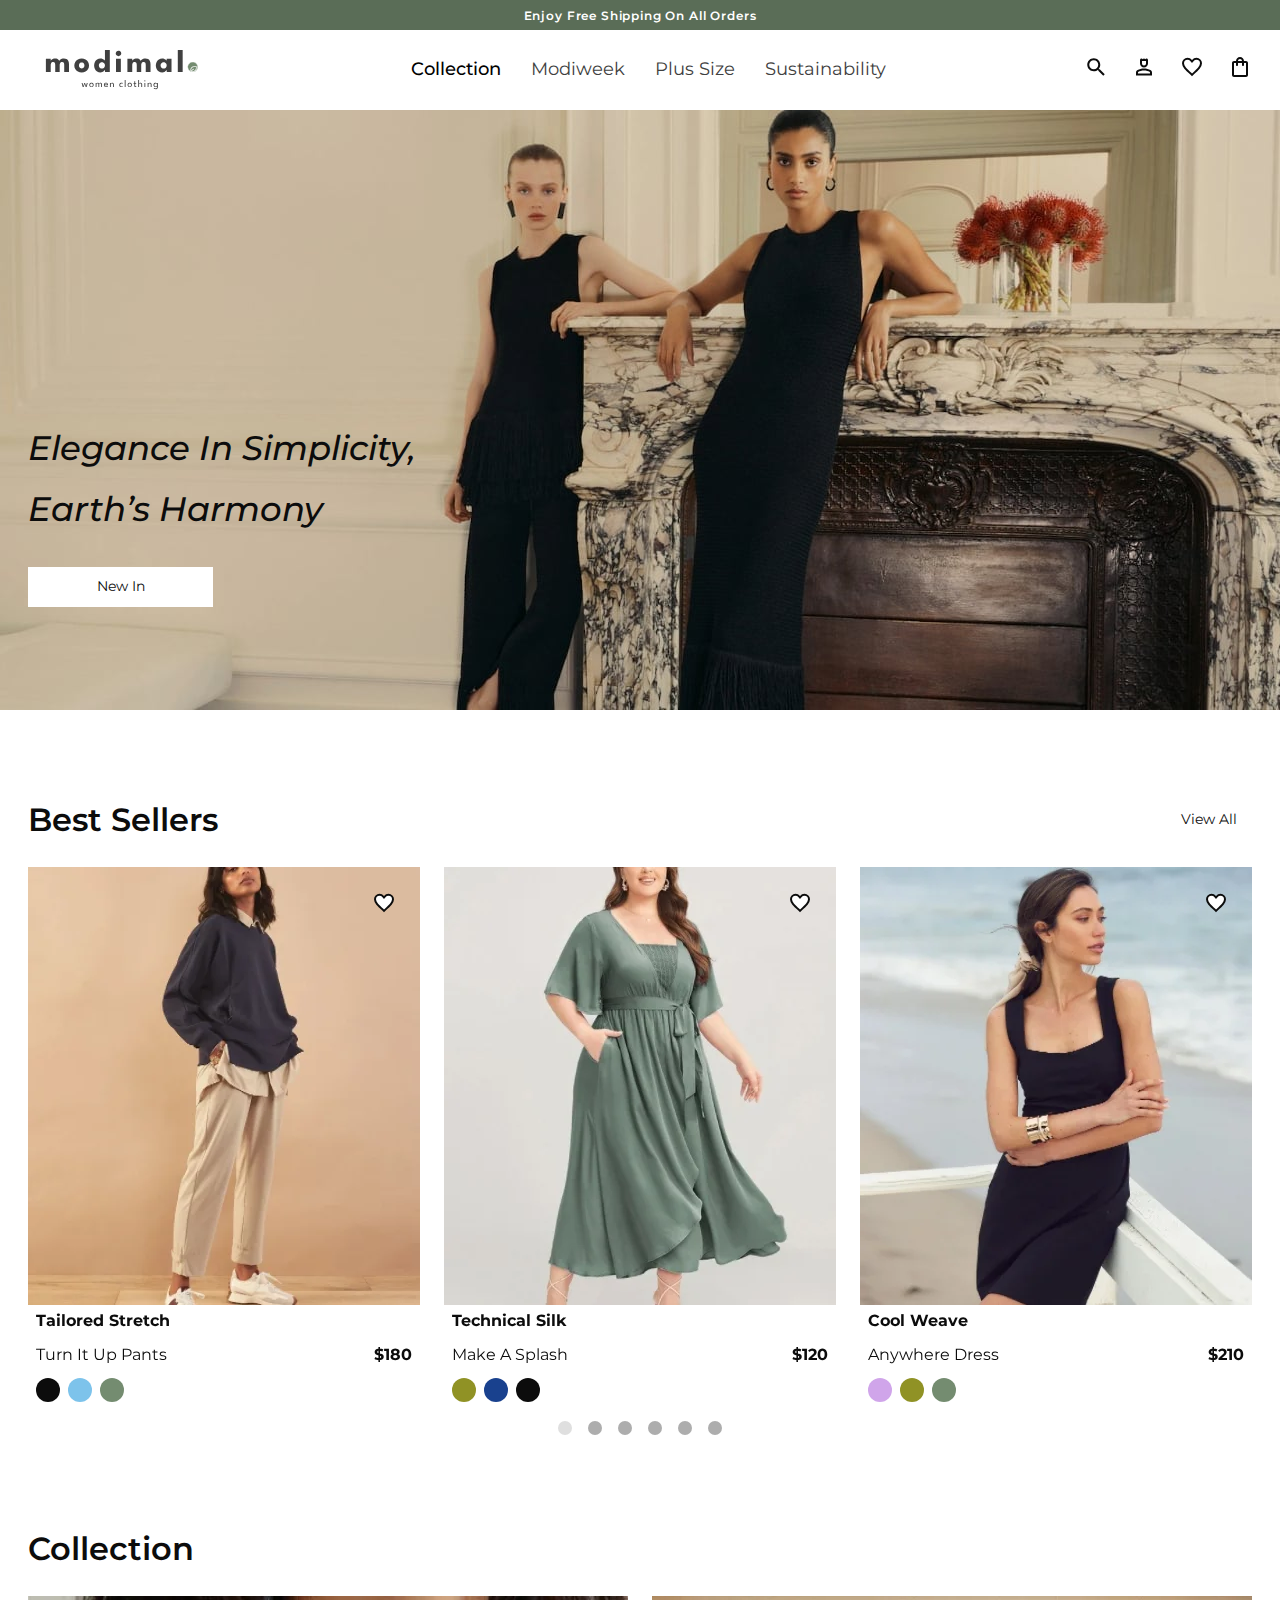
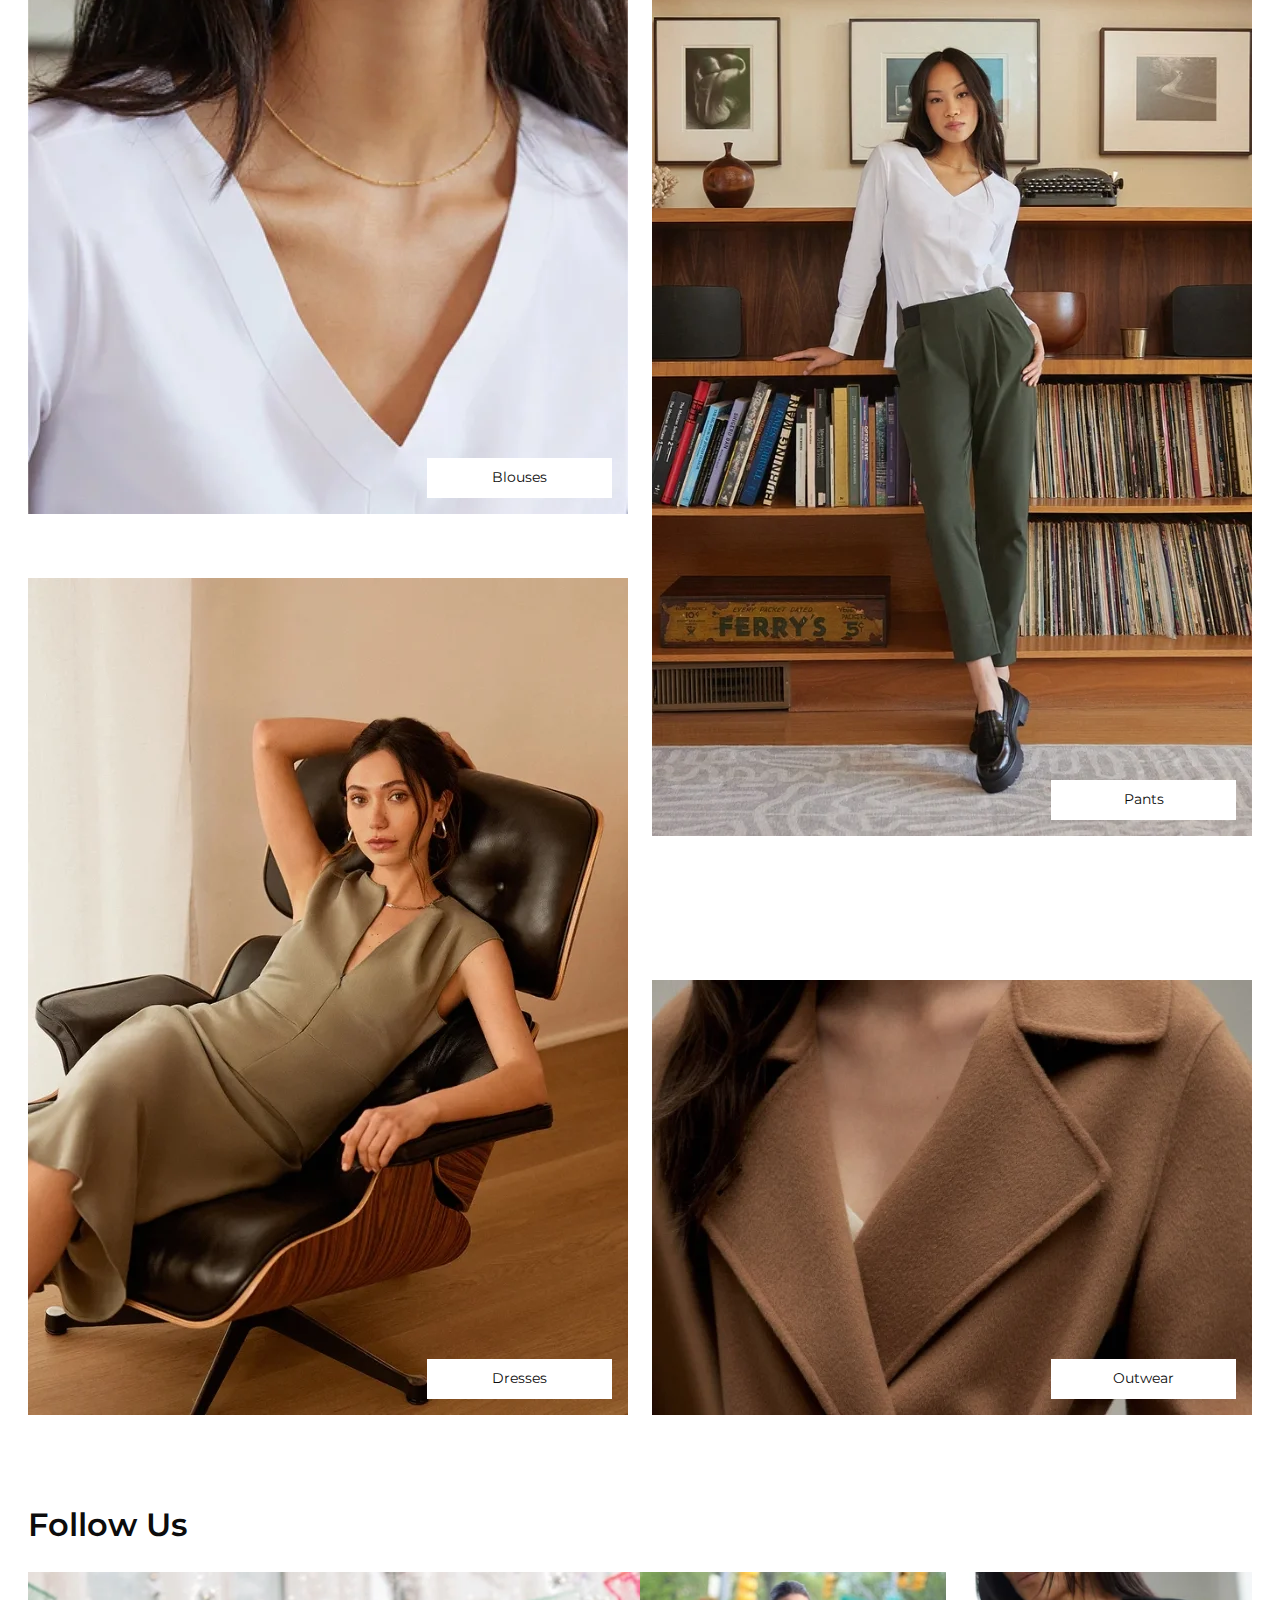
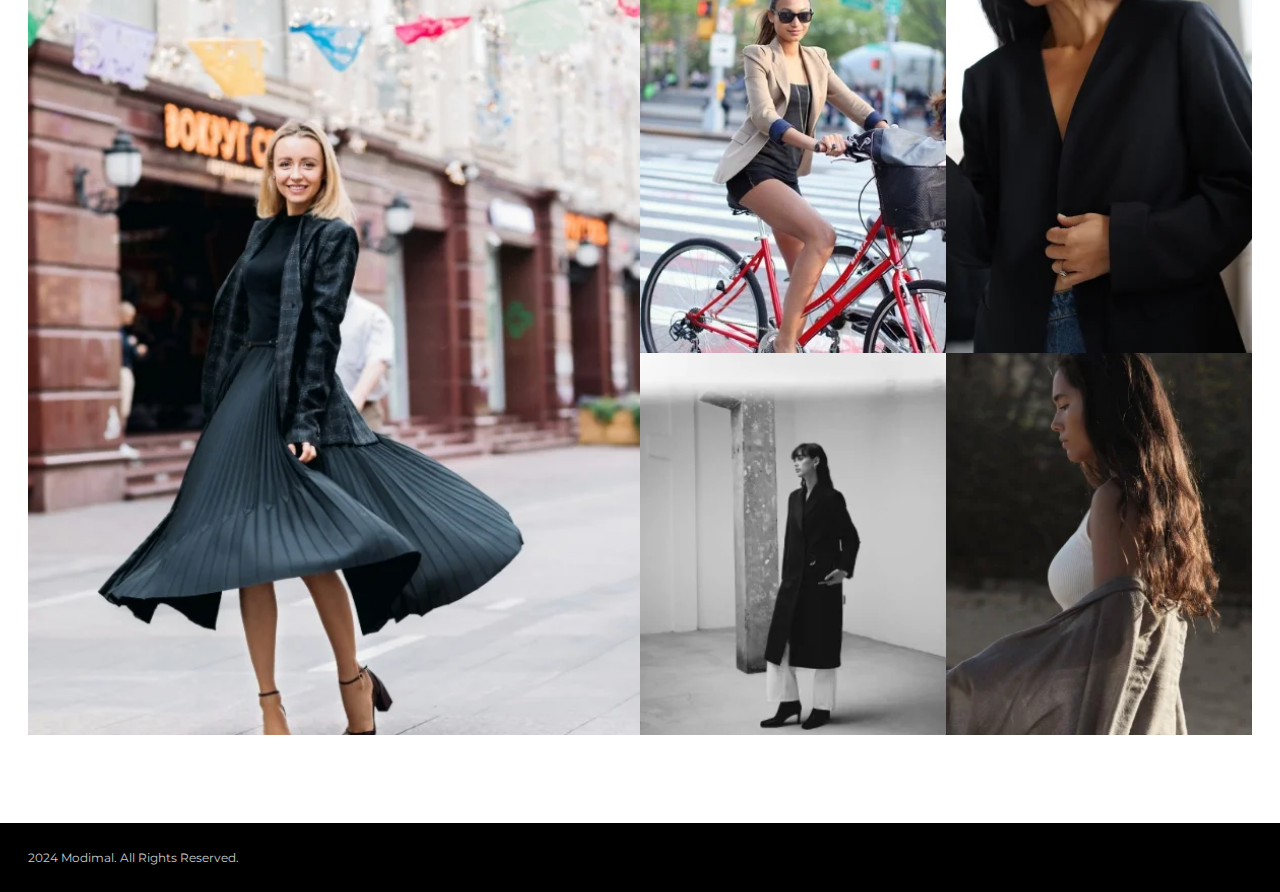
<file: docs/index.html>
<!DOCTYPE html><html lang="en"><head><meta charset="UTF-8"/><meta http-equiv="X-UA-Compatible" content="IE=edge"/><meta name="viewport" content="width=device-width, initial-scale=1.0"/><title>Modymol | ВебКадеми</title><link rel="stylesheet" href="./css/main.css"/><link rel="icon" type="image/x-icon" href="./img/favicons/favicon.svg"><link rel="apple-touch-icon" sizes="180x180" href="./img/favicons/apple-touch-icon.png"></head><body><section class="top-info"><div class="container"><p>Enjoy Free Shipping On&#160;All Orders</p></div></section><header class="header"><div class="container"><div class="header__row"><div class="header__logo"> <a href="#!" class="logo"><img src="./img/logo/logo.svg" alt="Modymol"></a></div><nav class="header__nav nav"><ul class="nav__list"><li><a href="#!" class="active">Collection</a></li><li><a href="#!">Modiweek</a></li><li><a href="#!">Plus Size</a></li><li><a href="#!">Sustainability</a></li></ul></nav><div class="header__account header__account--first"><ul class="account"><li class="account__menu"> <button class="mobile-nav-btn"><div class="nav-icon"></div></button></li><li class="account__search"> <a href="#!"><svg class="icon icon--search"><use href="./img/svgsprite/sprite.symbol.svg#search"></use></svg></a></li><li class="account__person"> <a href="#!"><svg class="icon icon--person"><use href="./img/svgsprite/sprite.symbol.svg#person"></use></svg></a></li></ul></div><div class="header__account"><ul class="account"><li><a href="#!"><svg class="icon icon--favorite"><use href="./img/svgsprite/sprite.symbol.svg#favorite"></use></svg></a></li><li><a href="#!"><svg class="icon icon--bag"><use href="./img/svgsprite/sprite.symbol.svg#bag"></use></svg></a></li></ul></div><div class="header__nav-btn"> <button class="mobile-nav-btn"><div class="nav-icon"></div></button></div></div></div></header><div class="mobile-nav"><div class="mobile-nav__links"><ul class="mobile-links"><li class="mobile-links__parent"> <button class="mobile-links__parent-btn"> <span class="mobile-links__parent-title">collection</span><svg class="mobile-links__parent-btn__icon icon icon--arrow-down"><use href="./img/svgsprite/sprite.symbol.svg#arrow-down"></use></svg></button><div class="mobile-sub"><ul class="mobile-sub-list"><li class="mobile-sub-list__item"><a href="#!" class="mobile-sub-list__link">shop all</a></li><li class="mobile-sub-list__item"><a href="#!" class="mobile-sub-list__link">tops & blouses</a></li><li class="mobile-sub-list__item"><a href="#!" class="mobile-sub-list__link">tees</a></li><li class="mobile-sub-list__item"><a href="#!" class="mobile-sub-list__link">pants</a></li><li class="mobile-sub-list__item"><a href="#!" class="mobile-sub-list__link">jackets & outwears</a></li><li class="mobile-sub-list__item"><a href="#!" class="mobile-sub-list__link">pullovers</a></li><li class="mobile-sub-list__item"><a href="#!" class="mobile-sub-list__link">dresses & jumpsuits</a></li><li class="mobile-sub-list__item"><a href="#!" class="mobile-sub-list__link">short & skirts</a></li></ul></div></li><li class="mobile-links__parent"> <button class="mobile-links__parent-btn"> <span class="mobile-links__parent-title">new in</span><svg class="mobile-links__parent-btn__icon icon icon--arrow-down"><use href="./img/svgsprite/sprite.symbol.svg#arrow-down"></use></svg></button><div class="mobile-sub"><ul class="mobile-sub-list"><li class="mobile-sub-list__item"><a href="#!" class="mobile-sub-list__link">shop all</a></li><li class="mobile-sub-list__item"><a href="#!" class="mobile-sub-list__link">tops & blouses</a></li><li class="mobile-sub-list__item"><a href="#!" class="mobile-sub-list__link">tees</a></li><li class="mobile-sub-list__item"><a href="#!" class="mobile-sub-list__link">pants</a></li><li class="mobile-sub-list__item"><a href="#!" class="mobile-sub-list__link">jackets & outwears</a></li><li class="mobile-sub-list__item"><a href="#!" class="mobile-sub-list__link">pullovers</a></li><li class="mobile-sub-list__item"><a href="#!" class="mobile-sub-list__link">dresses & jumpsuits</a></li><li class="mobile-sub-list__item"><a href="#!" class="mobile-sub-list__link">short & skirts</a></li></ul></div></li><li class="mobile-links__parent"> <button class="mobile-links__parent-btn"> <span class="mobile-links__parent-title">modiweek</span><svg class="mobile-links__parent-btn__icon icon icon--arrow-down"><use href="./img/svgsprite/sprite.symbol.svg#arrow-down"></use></svg></button><div class="mobile-sub"><ul class="mobile-sub-list"><li class="mobile-sub-list__item"><a href="#!" class="mobile-sub-list__link">shop all</a></li><li class="mobile-sub-list__item"><a href="#!" class="mobile-sub-list__link">tops & blouses</a></li><li class="mobile-sub-list__item"><a href="#!" class="mobile-sub-list__link">tees</a></li><li class="mobile-sub-list__item"><a href="#!" class="mobile-sub-list__link">pants</a></li><li class="mobile-sub-list__item"><a href="#!" class="mobile-sub-list__link">jackets & outwears</a></li><li class="mobile-sub-list__item"><a href="#!" class="mobile-sub-list__link">pullovers</a></li><li class="mobile-sub-list__item"><a href="#!" class="mobile-sub-list__link">dresses & jumpsuits</a></li><li class="mobile-sub-list__item"><a href="#!" class="mobile-sub-list__link">short & skirts</a></li></ul></div></li></ul></div><div class="mobile-nav__btns"> <a href="#!" class="btn-outline"><svg class="icon icon--person"><use href="./img/svgsprite/sprite.symbol.svg#person"></use></svg>Log In</a> <a href="#!" class="btn-outline">Create Account</a></div></div><main class="main"><section class="hero"><div class="container"><div class="hero__content"><h1 class="hero__title">Elegance in&#160;simplicity, Earth&#8217;s harmony</h1> <a href="#!" class="btn">New In</a></div></div></section><section class="best"><div class="container"><div class="best__title-wrapper"><h2 class="best__title title">Best Sellers</h2><div class="best__link"> <a href="#!" class="btn btn--small">View All</a></div></div><div class="best__cards"><div class="swiper"><div class="swiper-wrapper"><div class="swiper-slide"><article class="card"><div class="card__fav-btn"> <button class="card__btn-fav"><svg class="icon icon--favorite"><use href="./img/svgsprite/sprite.symbol.svg#favorite"></use></svg></button></div><div class="card__picture"><picture><source srcset="./img/best/best-01.webp 1x, ./img/best/best-01@2x.webp 2x" type="image/webp"><source srcset="./img/best/best-01.jpeg 1x, ./img/best/best-01@2x.jpeg 2x" type="image/jpeg"> <img src="./img/best/best-01.jpeg" alt="tailored stretch" class="card__img"></picture></div><div class="card__body"><h3 class="card__title"><a href="#!">tailored stretch</a></h3><div class="card__cols"><div class="card__desc">turn it&#160;up&#160;pants</div><div class="card__price">$180</div></div><div class="card__colors"><div class="color color__black"></div><div class="color color__blue"></div><div class="color color__green"></div></div></div></article></div><div class="swiper-slide"><article class="card"><div class="card__fav-btn"> <button class="card__btn-fav"><svg class="icon icon--favorite"><use href="./img/svgsprite/sprite.symbol.svg#favorite"></use></svg></button></div><div class="card__picture"><picture><source srcset="./img/best/best-02.webp 1x, ./img/best/best-02@2x.webp 2x" type="image/webp"><source srcset="./img/best/best-02.jpeg 1x, ./img/best/best-02@2x.jpeg 2x" type="image/jpeg"> <img src="./img/best/best-02.jpeg" alt="tailored stretch" class="card__img"></picture></div><div class="card__body"><h3 class="card__title"><a href="#!">Technical Silk</a></h3><div class="card__cols"><div class="card__desc">Make A&#160;Splash</div><div class="card__price">$120</div></div><div class="card__colors"><div class="color color__olive"></div><div class="color color__navy"></div><div class="color color__black"></div></div></div></article></div><div class="swiper-slide"><article class="card"><div class="card__fav-btn"> <button class="card__btn-fav"><svg class="icon icon--favorite"><use href="./img/svgsprite/sprite.symbol.svg#favorite"></use></svg></button></div><div class="card__picture"><picture><source srcset="./img/best/best-03.webp 1x, ./img/best/best-03@2x.webp 2x" type="image/webp"><source srcset="./img/best/best-03.jpeg 1x, ./img/best/best-03@2x.jpeg 2x" type="image/jpeg"> <img src="./img/best/best-03.jpeg" alt="tailored stretch" class="card__img"></picture></div><div class="card__body"><h3 class="card__title"><a href="#!">Cool Weave</a></h3><div class="card__cols"><div class="card__desc">Anywhere Dress</div><div class="card__price">$210</div></div><div class="card__colors"><div class="color color__pink"></div><div class="color color__olive"></div><div class="color color__green"></div></div></div></article></div><div class="swiper-slide"><article class="card"><div class="card__fav-btn"> <button class="card__btn-fav"><svg class="icon icon--favorite"><use href="./img/svgsprite/sprite.symbol.svg#favorite"></use></svg></button></div><div class="card__picture"><picture><source srcset="./img/best/best-04.webp 1x, ./img/best/best-04@2x.webp 2x" type="image/webp"><source srcset="./img/best/best-04.jpeg 1x, ./img/best/best-04@2x.jpeg 2x" type="image/jpeg"> <img src="./img/best/best-04.jpeg" alt="tailored stretch" class="card__img"></picture></div><div class="card__body"><h3 class="card__title"><a href="#!">Cool Dress</a></h3><div class="card__cols"><div class="card__desc">Anywhere Dress</div><div class="card__price">$210</div></div><div class="card__colors"><div class="color color__white"></div><div class="color color__black"></div><div class="color color__green"></div></div></div></article></div><div class="swiper-slide"><article class="card"><div class="card__fav-btn"> <button class="card__btn-fav"><svg class="icon icon--favorite"><use href="./img/svgsprite/sprite.symbol.svg#favorite"></use></svg></button></div><div class="card__picture"><picture><source srcset="./img/best/best-05.webp 1x, ./img/best/best-05@2x.webp 2x" type="image/webp"><source srcset="./img/best/best-05.jpeg 1x, ./img/best/best-05@2x.jpeg 2x" type="image/jpeg"> <img src="./img/best/best-05.jpeg" alt="tailored stretch" class="card__img"></picture></div><div class="card__body"><h3 class="card__title"><a href="#!">Cool Blause</a></h3><div class="card__cols"><div class="card__desc">Anywhere Dress</div><div class="card__price">$210</div></div><div class="card__colors"><div class="color color__white"></div><div class="color color__navy"></div><div class="color color__black"></div></div></div></article></div><div class="swiper-slide"><article class="card"><div class="card__fav-btn"> <button class="card__btn-fav"><svg class="icon icon--favorite"><use href="./img/svgsprite/sprite.symbol.svg#favorite"></use></svg></button></div><div class="card__picture"><picture><source srcset="./img/best/best-06.webp 1x, ./img/best/best-06@2x.webp 2x" type="image/webp"><source srcset="./img/best/best-06.jpeg 1x, ./img/best/best-06@2x.jpeg 2x" type="image/jpeg"> <img src="./img/best/best-06.jpeg" alt="tailored stretch" class="card__img"></picture></div><div class="card__body"><h3 class="card__title"><a href="#!">Summer Dress</a></h3><div class="card__cols"><div class="card__desc">Anywhere Dress</div><div class="card__price">$210</div></div><div class="card__colors"><div class="color color__white"></div><div class="color color__olive"></div><div class="color color__green"></div></div></div></article></div></div><div class="swiper-pagination"></div></div></div></div></section><section class="collection"><div class="container"><h2 class="collection__title title">Collection</h2><div class="collection__cols"><div class="collection__col"><article class="card-collection"><picture><source srcset="./img/collection/collection-01.webp 1x, ./img/collection/collection-01@2x.webp 2x" type="image/webp"><source srcset="./img/collection/collection-01.jpeg 1x, ./img/collection/collection-01@2x.jpeg 2x" type="image/jpeg"> <img src="./img/collection/collection-01.jpeg" alt="" class="card-collection__img"></picture><div class="card-collection__link"> <a href="#!" class="btn btn--mobile-wide">Blouses</a></div></article><article class="card-collection"><picture><source srcset="./img/collection/collection-02.webp 1x, ./img/collection/collection-02@2x.webp 2x" type="image/webp"><source srcset="./img/collection/collection-02.jpeg 1x, ./img/collection/collection-02@2x.jpeg 2x" type="image/jpeg"> <img src="./img/collection/collection-02.jpeg" alt="" class="card-collection__img"></picture><div class="card-collection__link"> <a href="#!" class="btn btn--mobile-wide">Dresses</a></div></article></div><div class="collection__col"><article class="card-collection"><picture><source srcset="./img/collection/collection-03.webp 1x, ./img/collection/collection-03@2x.webp 2x" type="image/webp"><source srcset="./img/collection/collection-03.jpeg 1x, ./img/collection/collection-03@2x.jpeg 2x" type="image/jpeg"> <img src="./img/collection/collection-03.jpeg" alt="" class="card-collection__img"></picture><div class="card-collection__link"> <a href="#!" class="btn btn--mobile-wide">Pants</a></div></article><article class="card-collection"><picture><source srcset="./img/collection/collection-04.webp 1x, ./img/collection/collection-04@2x.webp 2x" type="image/webp"><source srcset="./img/collection/collection-04.jpeg 1x, ./img/collection/collection-04@2x.jpeg 2x" type="image/jpeg"> <img src="./img/collection/collection-04.jpeg" alt="" class="card-collection__img"></picture><div class="card-collection__link"> <a href="#!" class="btn btn--mobile-wide">Outwear</a></div></article></div></div></div></section><section class="follow"><div class="container"><h2 class="follow__title title">Follow Us</h2><div class="follow__grid"><picture><source srcset="./img/follow/follow-01.webp 1x, ./img/follow/follow-01@2x.webp 2x" type="image/webp"><source srcset="./img/follow/follow-01.jpeg 1x, ./img/follow/follow-01@2x.jpeg 2x" type="image/jpeg"> <img src="./img/follow/follow-01.jpeg" alt="Follow Us" class="follow__img"></picture><picture><source srcset="./img/follow/follow-02.webp 1x, ./img/follow/follow-02@2x.webp 2x" type="image/webp"><source srcset="./img/follow/follow-02.jpeg 1x, ./img/follow/follow-02@2x.jpeg 2x" type="image/jpeg"> <img src="./img/follow/follow-02.jpeg" alt="Follow Us" class="follow__img"></picture><picture><source srcset="./img/follow/follow-03.webp 1x, ./img/follow/follow-03@2x.webp 2x" type="image/webp"><source srcset="./img/follow/follow-03.jpeg 1x, ./img/follow/follow-03@2x.jpeg 2x" type="image/jpeg"> <img src="./img/follow/follow-03.jpeg" alt="Follow Us" class="follow__img"></picture><picture><source srcset="./img/follow/follow-04.webp 1x, ./img/follow/follow-04@2x.webp 2x" type="image/webp"><source srcset="./img/follow/follow-04.jpeg 1x, ./img/follow/follow-04@2x.jpeg 2x" type="image/jpeg"> <img src="./img/follow/follow-04.jpeg" alt="Follow Us" class="follow__img"></picture><picture><source srcset="./img/follow/follow-05.webp 1x, ./img/follow/follow-05@2x.webp 2x" type="image/webp"><source srcset="./img/follow/follow-05.jpeg 1x, ./img/follow/follow-05@2x.jpeg 2x" type="image/jpeg"> <img src="./img/follow/follow-05.jpeg" alt="Follow Us" class="follow__img"></picture></div></div></section></main><footer class="footer"><div class="container"><div class="footer__copyright"><p>2024 modimal. All Rights Reserved.</p></div></div></footer><script src="./js/index.bundle.js"></script></body></html>
</file>
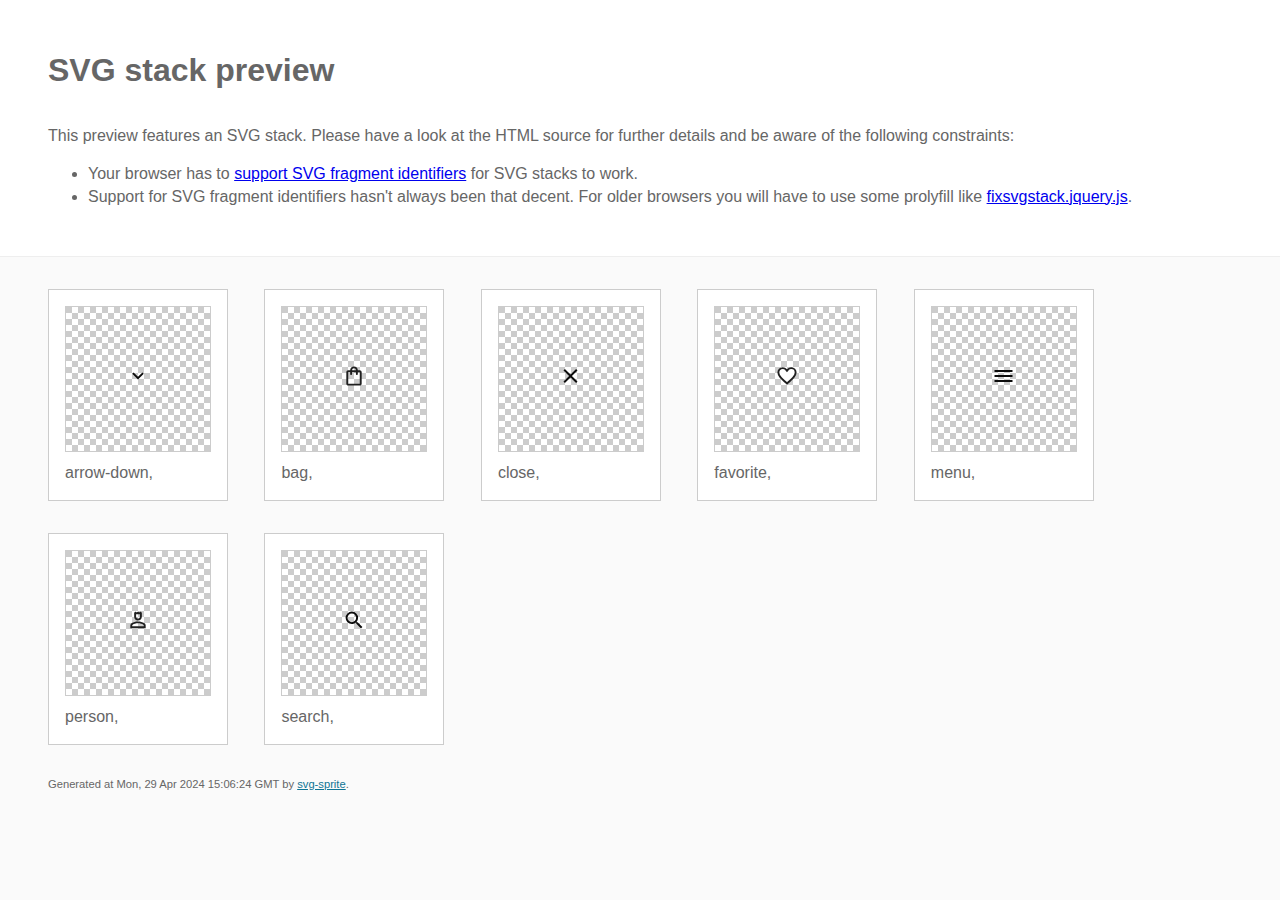
<file: docs/img/svgsprite/stack/sprite.stack.html>
<!doctype html>
<html lang="en">
    <head>
        <meta charset="utf-8">
        <title>SVG stack preview | svg-sprite</title>
        <style>
            body {
                padding: 0;
                margin: 0;
                color: #666;
                background: #fafafa;
                font-family: Arial, Helvetica, sans-serif;
                font-size: 1em;
                line-height: 1.4;
            }

            header {
                display: block;
                padding: 3em 3em 2em;
                background-color: #fff;
            }

            header p {
                margin: 2em 0 0;
            }

            section {
                border-top: 1px solid #eee;
                padding: 2em 3em 0;
            }

            section ul {
                margin: 0;
                padding: 0;
            }

            section li {
                display: inline-block;
                background-color: #fff;
                position: relative;
                margin: 0 2em 2em 0;
                vertical-align: top;
                border: 1px solid #ccc;
                padding: 1em 1em 3em;
                cursor: default;
            }

            .icon-box {
                margin: 0;
                width: 144px;
                height: 144px;
                position: relative;
                background: #ccc url("data:image/svg+xml,%3Csvg xmlns='http://www.w3.org/2000/svg' width='12' height='12'%3E%3Cpath fill='%23fff' d='M6 0h6v6H6zM0 6h6v6H0z'/%3E%3C/svg%3E") top left repeat;
                border: 1px solid #ccc;
                display: table-cell;
                vertical-align: middle;
                text-align: center;
            }

            .icon {
                display: inline-block;
            }

            h1 {
                margin-top: 0;
            }

            h2 {
                margin: 0;
                padding: 0;
                font-size: 1em;
                font-weight: 400;
                white-space: nowrap;
                overflow: hidden;
                text-overflow: ellipsis;
                position: absolute;
                left: 1em;
                right: 1em;
                bottom: 1em;
            }

            footer {
                display: block;
                margin: 0;
                padding: 0 3em 3em;
            }

            footer p {
                margin: 0;
                font-size: .7em;
            }

            footer a {
                color: #0f7595;
                margin-left: 0;
            }
        </style>

<!--
Sprite shape dimensions
====================================================================================================
You will need to set the sprite shape dimensions via CSS when you use them as stack SVGs, otherwise
they would become a huge 100% in size. You may use the following dimension classes for doing so.
They might well be outsourced to an external stylesheet of course.
-->

<style>
 .svg-arrow-down-dims { width: 24px; height: 24px; }
 .svg-bag-dims { width: 24px; height: 24px; }
 .svg-close-dims { width: 25px; height: 24px; }
 .svg-favorite-dims { width: 24px; height: 24px; }
 .svg-menu-dims { width: 25px; height: 24px; }
 .svg-person-dims { width: 24px; height: 24px; }
 .svg-search-dims { width: 24px; height: 24px; }
</style>

<!--
====================================================================================================
-->

    </head>
    <body>
        <header>
            <h1>SVG stack preview</h1>
            <p>This preview features an SVG stack. Please have a look at the HTML source for further details and be aware of the following constraints:</p>
            <ul>
                <li>Your browser has to <a href="https://caniuse.com/svg-fragment" target="_blank" rel="noopener noreferrer">support SVG fragment identifiers</a> for SVG stacks to work.</li>
                <li>Support for SVG fragment identifiers hasn't always been that decent. For older browsers you will have to use some prolyfill like <a href="https://github.com/preciousforever/SVG-Stacker/blob/master/fixsvgstack.jquery.js" target="_blank" rel="noopener noreferrer">fixsvgstack.jquery.js</a>.</li>
            </ul>
        </header>
        <section>

<!--
SVG stack
====================================================================================================
These SVG images make use of fragment identifiers (IDs) to reference certain portions of the
external sprite. By default, all shapes inside the sprite are hidden by CSS. The `:target` pseudo
selector is used to show the very shape that is referenced by the fragment identifier.
-->

            <ul>

             <li title="arrow-down">
                    <div class="icon-box">
                        <img src="svg/sprite.stack.svg#arrow-down" class="svg-arrow-down-dims" alt="arrow-down">
                    </div>
                    <h2>arrow-down, </h2>
                </li>
             <li title="bag">
                    <div class="icon-box">
                        <img src="svg/sprite.stack.svg#bag" class="svg-bag-dims" alt="bag">
                    </div>
                    <h2>bag, </h2>
                </li>
             <li title="close">
                    <div class="icon-box">
                        <img src="svg/sprite.stack.svg#close" class="svg-close-dims" alt="close">
                    </div>
                    <h2>close, </h2>
                </li>
             <li title="favorite">
                    <div class="icon-box">
                        <img src="svg/sprite.stack.svg#favorite" class="svg-favorite-dims" alt="favorite">
                    </div>
                    <h2>favorite, </h2>
                </li>
             <li title="menu">
                    <div class="icon-box">
                        <img src="svg/sprite.stack.svg#menu" class="svg-menu-dims" alt="menu">
                    </div>
                    <h2>menu, </h2>
                </li>
             <li title="person">
                    <div class="icon-box">
                        <img src="svg/sprite.stack.svg#person" class="svg-person-dims" alt="person">
                    </div>
                    <h2>person, </h2>
                </li>
             <li title="search">
                    <div class="icon-box">
                        <img src="svg/sprite.stack.svg#search" class="svg-search-dims" alt="search">
                    </div>
                    <h2>search, </h2>
                </li>
         </ul>

<!--
====================================================================================================
-->

        </section>
        <footer>
            <p>Generated at Mon, 29 Apr 2024 15:06:24 GMT by <a href="https://github.com/svg-sprite/svg-sprite" target="_blank" rel="noopener noreferrer">svg-sprite</a>.</p>
        </footer>
    </body>
</html>
</file>
<file: docs/css/main.css>
@charset "UTF-8";@import url(https://fonts.googleapis.com/css?family=Montserrat:100,200,300,regular,500,600,700,800,900,100italic,200italic,300italic,italic,500italic,600italic,700italic,800italic,900italic);*{padding:0;margin:0;border:0}*,::after,::before{-webkit-box-sizing:border-box;box-sizing:border-box}a,a:hover,a:link,a:visited{text-decoration:none}aside,footer,header,legend,main,nav,section{display:block}h1,h2,h3,h4,h5,h6,p{font-size:inherit;font-weight:inherit}ul,ul li{list-style:none}img{vertical-align:top}img,svg{max-width:100%;height:auto}address{font-style:normal}input,select,textarea{background-color:transparent}button,input,select,textarea{font-family:inherit;font-size:inherit;color:inherit}input::-ms-clear{display:none}button,input[type=submit]{display:inline-block;-webkit-box-shadow:none;box-shadow:none;background-color:transparent;background:0 0;cursor:pointer}button:active,button:focus,input:active,input:focus{outline:0}button::-moz-focus-inner{padding:0;border:0}label{cursor:pointer}:root{--container-width:1254px;--container-padding:15px;--font-main:Montserrat, sans-serif;--font-accent:"Montserrat", sans-serif;--font-titles:var(--font-accent);--page-bg:#fff;--text-color:#000;--accent:#ac182c;--link-color:#2578c8;--laptop-size:1199px;--tablet-size:959px;--mobile-size:599px;--primary:#748c70;--black:#0c0c0c;--white:#fff;--primary-primary25:#f0f2ef;--primary-primary50:#d1d9cf;--primary-primary100:#b2bfaf;--primary-primary200:#a2b39f;--primary-primary300:#93a690;--primary-primary400:#839980;--primary-primary-600:#5a6d57;--primary-primary-700:#404e3e;--primary-primary750:#343e32;--primary-primary800:#272f25;--primary-primary900:#0d100c;--neutral-backgroundfaf9f5:#faf9f5;--neutral-graydfdfdf:#dfdfdf;--neutral-grayededed:#ededed;--neutral-grayf9f9f9:#f9f9f9;--neutral-graycbcbcb:#cbcbcb;--neutral-grayadadad:#adadad;--neutral-gray868686:#868686;--neutral-gray606060:#606060;--neutral-gray404040:#404040;--neutral-gray202020:#202020;--neutral-gray0c0c0c:#0c0c0c;--state-color-warning-bg:#f7e4c9;--state-color-warning-light:#ecbb77;--state-color-warning:#e09126;--state-color-error-bg:#fff2f2;--state-color-error-light:#ed2e2e;--state-color-error:#c30000;--state-color-success-bg:#f3fdfa;--state-color-success-light:#00ba88;--state-color-success:#00966d;--font-family:"Montserrat", sans-serif}.dark{--page-bg:#252526;--text-color:#fff}html{scroll-behavior:smooth;background-color:#272727}body{background-color:var(--page-bg);color:var(--text-color);font-family:var(--font-main);text-wrap:balance}img{display:block}a{color:var(--link-color)}code,pre.code{background-color:#e9f1f6;padding:.2rem;border-radius:4px}pre.code{overflow-x:auto;padding:1rem}.docs{display:grid;line-height:1.5}.docs p{margin:1rem 0}.docs ol,.docs ul{padding-left:2rem}.docs ol li,.docs ul li{list-style:disc;margin-bottom:.5rem}.docs ol li{list-style:decimal}.docs section,.docs section.docs{padding:40px 0}.docs section+section{border-top:1px solid #dae5e9}.docs small{font-size:1rem;color:#acacac}.docs .title-1:first-child,.docs .title-2:first-child{margin-top:0!important}.test,.test-2{width:600px;height:300px;margin:50px auto;background-color:#999;background-position:center center;background-size:cover;background-repeat:no-repeat}.test{background-image:url(./../img/project-02.jpg)}.test-2{background-image:-webkit-image-set(url(./../img/project-02.jpg) 1x,url(./../img/project-02@2x.jpg) 2x);background-image:image-set(url(./../img/project-02.jpg) 1x,url(./../img/project-02@2x.jpg) 2x)}.font-1{font-family:"Montserrat";font-weight:700;font-style:italic}.font-2{font-family:"FirasansBook";font-weight:400}.none{display:none!important}.visually-hidden{position:absolute;width:1px;height:1px;margin:-1px;border:0;padding:0;white-space:nowrap;-webkit-clip-path:inset(100%);clip-path:inset(100%);clip:rect(0 0 0 0);overflow:hidden}.no-scroll{overflow-y:hidden}.text-left{text-align:left}.text-right{text-align:right}.text-center{text-align:center}.d-flex{display:-webkit-box;display:-ms-flexbox;display:flex}.flex-center{-webkit-box-pack:center;-ms-flex-pack:center;justify-content:center}.content-demo{margin-bottom:5rem;padding:1rem;background-color:#dadada}.container,.container-full{padding:0 var(--container-padding)}.container{margin:0 auto;max-width:var(--container-width);width:100%}.container-full{max-width:100%}.container-left-50,.container-right-50{padding:0 var(--container-padding);max-width:50%}.container-right-50{margin-left:auto}.container-right{padding-left:calc((100% - var(--container-width))/2 + var(--container-padding))}.container-left{padding-right:calc((100% - var(--container-width))/2 + var(--container-padding))}.container-half-left{padding-right:calc((100% - var(--container-width))/2 + var(--container-width)/2);padding-left:calc((100% - var(--container-width))/2 + var(--container-padding))}.container-half-right{padding-left:calc((100% - var(--container-width))/2 + var(--container-width)/2);padding-right:calc((100% - var(--container-width))/2 + var(--container-padding))}.account,body,html{display:-webkit-box;display:-ms-flexbox;display:flex}body,html{min-height:100vh;-webkit-box-orient:vertical;-webkit-box-direction:normal;-ms-flex-direction:column;flex-direction:column}.account{-webkit-box-align:center;-ms-flex-align:center;align-items:center;gap:24px}.account a{display:inline-block;-webkit-transition:all .2s ease-in;transition:all .2s ease-in}.account a:hover,.btn:hover,a.btn:hover{background:var(--neutral-grayededed)}.account__menu{display:none}.best__title-wrapper{margin-bottom:24px;display:-webkit-box;display:-ms-flexbox;display:flex;-webkit-box-pack:justify;-ms-flex-pack:justify;justify-content:space-between;-webkit-box-align:center;-ms-flex-align:center;align-items:center}.btn,a.btn{display:inline-block;padding:8px;min-width:185px;height:40px;background:var(--white);font-family:var(--font-family);font-weight:400;font-size:14px;line-height:171%;text-transform:capitalize;text-align:center;color:var(--black);-webkit-transition:all .2s ease-in;transition:all .2s ease-in}.btn--small,a.btn--small{min-width:unset;padding-left:15px;padding-right:15px}.btn-outline,a.btn-outline{display:inline-block;border:1px solid var(--primary-primary-600);padding:8px 16px;height:40px;display:-webkit-box;display:-ms-flexbox;display:flex;-webkit-box-align:center;-ms-flex-align:center;align-items:center;-webkit-box-pack:center;-ms-flex-pack:center;justify-content:center;gap:4px;font-family:var(--font-family);font-weight:400;font-size:14px;line-height:171%;text-transform:capitalize;text-align:center;color:var(--primary-primary-600)}.btn-outline:hover,a.btn-outline:hover{color:var(--primary-primary-700)}.card-collection{position:relative}.card-collection__link{position:absolute;right:16px;bottom:16px}.card-collection__link .btn::after,.card__title a::after{content:"";position:absolute;left:0;top:0;width:100%;height:100%}.card{position:relative}.card__fav-btn{position:absolute;top:24px;right:24px;z-index:9}.card__btn-fav:hover .icon--favorite{stroke:#e33279}.card__btn-fav--selected .icon--favorite{stroke:var(--state-color-error);fill:var(--state-color-error)}.card__btn-fav:hover{stroke:var(--state-color-error)}.card__body{padding:5.5px 8px;display:grid;gap:8px}.card__title{font-family:var(--font-family);font-weight:700;font-size:16px;line-height:140%;text-transform:capitalize}.card__title,.card__title a{color:var(--black)}.card__cols{display:grid;grid-template-columns:1fr auto}.card__desc,.card__price{font-family:var(--font-family);font-weight:400;font-size:16px;line-height:180%;text-transform:capitalize;color:var(--black)}.card__price{text-align:right;font-weight:700}.card__colors{display:-webkit-box;display:-ms-flexbox;display:flex;-webkit-box-align:center;-ms-flex-align:center;align-items:center;gap:8px}.collection__title{margin-bottom:24px}.collection__cols{display:grid;grid-template-columns:1fr 1fr;gap:24px}.collection__col{display:-webkit-box;display:-ms-flexbox;display:flex;-webkit-box-orient:vertical;-webkit-box-direction:normal;-ms-flex-direction:column;flex-direction:column;-webkit-box-pack:justify;-ms-flex-pack:justify;justify-content:space-between;gap:64px}.color{width:24px;height:24px;background-color:gray;border-radius:50%}.color__black{background-color:var(--black)}.color__blue{background-color:#7dc3eb}.color__green{background-color:var(--primary)}.color__olive{background-color:#909225}.color__navy{background-color:#19418e}.color__pink{background-color:#d0a5ea}.color__white{background-color:#fff;border:1px solid #d0d0d0}.follow__title{margin-bottom:24px}.follow__grid{display:grid;grid-template-columns:repeat(4,1fr);grid-template-rows:1fr 1fr}.follow__grid>:first-child{grid-column:span 2;grid-row:span 2}.follow__grid img{width:100%;height:100%;-o-object-fit:cover;object-fit:cover}.footer{margin-top:88px;padding:24px 0;background-color:#000;font-family:var(--font-family);font-weight:400;font-size:12px;line-height:180%;text-transform:capitalize;color:var(--neutral-graycbcbcb)}.header{position:relative;z-index:199;padding:16px 0 18px;background-color:#fff}.header__row{display:-webkit-box;display:-ms-flexbox;display:flex;-webkit-box-pack:justify;-ms-flex-pack:justify;justify-content:space-between;-webkit-box-align:center;-ms-flex-align:center;align-items:center}.header__nav-btn{display:none}.header__logo{-ms-flex-negative:0;flex-shrink:0}.header__nav{margin-left:auto}.header__account--first{margin-left:auto;margin-right:24px}.hero{height:600px;padding-bottom:103px;background-color:#999;background-image:url(./../img/hero/hero.jpeg);background-position:30% center;background-size:cover;background-repeat:no-repeat}.hero .container{height:100%}.hero__content{height:100%;display:-webkit-box;display:-ms-flexbox;display:flex;-webkit-box-orient:vertical;-webkit-box-direction:normal;-ms-flex-direction:column;flex-direction:column;-webkit-box-pack:end;-ms-flex-pack:end;justify-content:flex-end;-webkit-box-align:start;-ms-flex-align:start;align-items:flex-start;gap:27px}.hero__title{max-width:494px;font-family:var(--font-family);font-style:italic;font-weight:500;font-size:34px;line-height:180%;text-transform:capitalize;color:var(--black)}.icons-wrapper{padding:30px 0;display:-webkit-box;display:-ms-flexbox;display:flex;-webkit-column-gap:30px;-moz-column-gap:30px;column-gap:30px}.icon{fill:transparent;stroke:transparent;width:24px;height:24px}.icon--favorite{stroke:#0c0c0c;fill:#fff}.icon--arrow-down,.icon--bag,.icon--menu,.icon--person,.icon--search{fill:#0c0c0c}.logo{font-size:32px}.main,.mobile-nav{-webkit-box-orient:vertical;-webkit-box-direction:normal;-ms-flex-direction:column;display:-webkit-box;display:-ms-flexbox;display:flex;flex-direction:column}.main{gap:88px}.mobile-nav{overflow-y:auto;position:fixed;top:-100%;width:100%;height:100%;z-index:99;padding:106px 20px 56px;background:#fff;-webkit-transition:all .2s ease-in;transition:all .2s ease-in}.mobile-nav--open{top:0}.mobile-nav a{color:#000}.mobile-nav__links{margin-bottom:84px}.mobile-links{display:grid;gap:32px}.mobile-links__parent{border-bottom:1px solid var(--black)}.mobile-links__parent-btn{width:100%;display:-webkit-box;display:-ms-flexbox;display:flex;-webkit-box-pack:justify;-ms-flex-pack:justify;justify-content:space-between}.mobile-links__parent-title{font-family:var(--font-family);font-weight:400;font-size:14px;line-height:180%;text-transform:capitalize;color:var(--black)}.mobile-links__parent-btn__icon,.mobile-sub{-webkit-transition:all .2s ease-in;transition:all .2s ease-in}.active .mobile-links__parent-btn__icon{-webkit-transform:rotate(-180deg);-ms-transform:rotate(-180deg);transform:rotate(-180deg)}.mobile-sub{max-height:0;overflow:hidden}.mobile-sub-list{display:grid;gap:16px;padding:24px 0 16px 33px}.mobile-sub-list__item{font-family:var(--font-family);font-weight:400;font-size:14px;line-height:180%;text-transform:capitalize;color:var(--neutral-gray404040)}.mobile-sub-list__link{display:inline-block;color:var(--neutral-gray404040);padding-top:7px;width:100%}.mobile-sub-list__link:hover{color:#000}.mobile-nav__btns{margin-top:auto;border-top:1px solid var(--neutral-graycbcbcb);padding-top:14px;display:grid;grid-template-columns:1fr 1fr;gap:16px}.mobile-nav-btn{--time:0.1s;--width:18px;--height:12px;--line-height:2px;--spacing:3px;--color:#0c0c0c;--radius:0px;height:calc(var(--line-height)*3 + var(--spacing)*2);width:var(--width);display:-webkit-box;display:-ms-flexbox;display:flex;-webkit-box-pack:center;-ms-flex-pack:center;justify-content:center;-webkit-box-align:center;-ms-flex-align:center;align-items:center}.nav-icon,.nav-icon::after,.nav-icon::before{position:relative;width:var(--width);height:var(--line-height);background-color:var(--color);border-radius:var(--radius)}.nav-icon::after,.nav-icon::before{content:"";display:block;position:absolute;left:0;-webkit-transition:top var(--time) linear var(--time),-webkit-transform var(--time) ease-in;transition:transform var(--time) ease-in,top var(--time) linear var(--time);transition:transform var(--time) ease-in,top var(--time) linear var(--time),-webkit-transform var(--time) ease-in}.nav-icon::before{top:calc(-1*(var(--line-height) + var(--spacing)))}.nav-icon::after{top:calc(var(--line-height) + var(--spacing))}.nav-icon.nav-icon--active{background-color:transparent}.nav-icon.nav-icon--active::after,.nav-icon.nav-icon--active::before{top:0;-webkit-transition:top var(--time) linear,-webkit-transform var(--time) ease-in var(--time);transition:top var(--time) linear,transform var(--time) ease-in var(--time);transition:top var(--time) linear,transform var(--time) ease-in var(--time),-webkit-transform var(--time) ease-in var(--time)}.nav-icon.nav-icon--active::before{-webkit-transform:rotate(45deg);-ms-transform:rotate(45deg);transform:rotate(45deg)}.nav-icon.nav-icon--active::after{-webkit-transform:rotate(-45deg);-ms-transform:rotate(-45deg);transform:rotate(-45deg)}.mobile-nav-btn{z-index:999}.nav{font-family:var(--font-family);font-weight:400;font-size:18px;line-height:180%;text-transform:capitalize;text-align:center;color:var(--neutral-gray404040)}.nav__list{display:-webkit-box;display:-ms-flexbox;display:flex;-webkit-column-gap:30px;-moz-column-gap:30px;column-gap:30px}.nav__list a{color:var(--neutral-gray404040)}.nav__list a.active{color:#000;font-weight:500}.swiper{width:100%;padding-bottom:32px!important}.swiper-pagination-bullet{width:14px!important;height:14px!important;background-color:var(--neutral-grayadadad)!important;opacity:1!important}.swiper-pagination-bullet-active{background-color:var(--neutral-graydfdfdf)!important}.swiper-horizontal>.swiper-pagination-bullets .swiper-pagination-bullet,.swiper-pagination-horizontal.swiper-pagination-bullets .swiper-pagination-bullet{margin-left:8px!important;margin-right:8px!important}.swiper-horizontal>.swiper-pagination-bullets,.swiper-pagination-bullets.swiper-pagination-horizontal,.swiper-pagination-custom,.swiper-pagination-fraction{bottom:0!important}.title{font-family:var(--font-family);font-weight:600;font-size:32px;line-height:140%;text-transform:capitalize;color:var(--black)}.title-1,.title-2,.title-3,.title-4{margin:1em 0 .5em;font-size:38px;font-weight:700;font-family:var(--font-titles)}.title-2,.title-3,.title-4{font-size:32px}.title-3,.title-4{font-size:26px}.title-4{font-size:18px}.top-info{position:relative;z-index:199;padding:8px 0 7px;background:var(--primary-primary-600);font-family:var(--font-family);font-weight:600;font-size:12px;letter-spacing:.07em;text-align:center;color:var(--white);text-transform:capitalize}@media (max-width:1274px){.container-right{padding-left:var(--container-padding)}.container-left{padding-right:var(--container-padding)}.container-half-left{padding-left:var(--container-padding)}.container-half-right{padding-right:var(--container-padding)}.account{gap:12px}.color{width:16px;height:16px}.header__account--first{margin-right:12px}.hero__title{max-width:250px}.nav{font-size:16px}.nav__list{-webkit-column-gap:15px;-moz-column-gap:15px;column-gap:15px}}@media (max-width:768px){.container-left-50,.container-right-50{max-width:100%}.container-half-left,.container-half-right{padding:0 var(--container-padding)}.account__person{display:none}.account__menu{display:block}.best__title-wrapper{margin-bottom:8px}.best__link{display:none}.btn,a.btn{padding:8px 9px;min-width:unset}.btn--mobile-wide,a.btn--mobile-wide{min-width:unset;width:100%;text-align:left;padding:8px 16px}.card-collection__link{position:static}.card__fav-btn{top:10px;right:10px}.card__body{padding:0}.card__title{font-weight:600;font-size:14px}.card__cols{-ms-flex-wrap:wrap;flex-wrap:wrap}.card__desc,.card__price{line-height:140%;font-size:14px}.card__price{font-weight:600}.collection__title{margin-bottom:8px}.collection__cols{gap:16px}.collection__col{gap:24px}.follow__title{margin-bottom:8px}.follow__grid{grid-template-columns:repeat(2,1fr);grid-template-rows:4fr 1fr}.footer{margin-top:24px;padding:8px 0}.header{padding:4px 0 8px}.header__nav{display:none}.header__account--first{-webkit-box-ordinal-group:0;-ms-flex-order:-1;order:-1;margin-left:unset}.hero{height:551px;padding-bottom:16px}.hero__content{gap:32px}.hero__title{max-width:168px;font-size:20px}.main{gap:24px}.swiper{padding-bottom:20px!important}.swiper-pagination-bullet{height:8px!important;width:8px!important}.title{font-weight:700;font-size:20px}.top-info{padding:0;font-weight:400;font-size:10px;line-height:140%}}@media (-webkit-min-device-pixel-ratio:2),(min-resolution:192dpi){.test{background-image:url(./../img/project-02@2x.jpg)}.hero{background-image:url(./../img/hero/hero@2x.jpeg)}}
/*# sourceMappingURL=[data-uri] */
</file>
